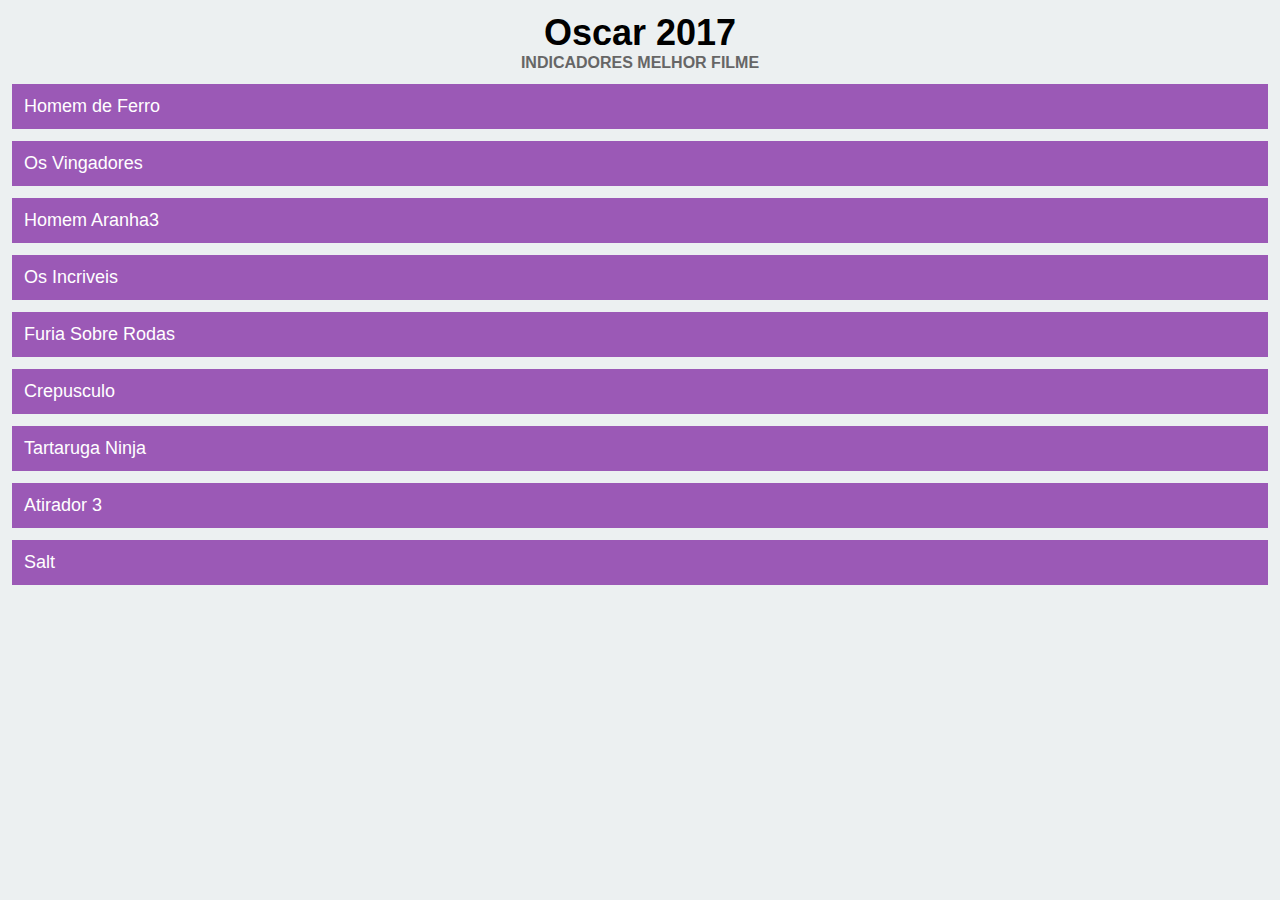
<file: proj001/index.html>
<!DOCTYPE html>
<html lang="pt-br">
<head>
    <meta charset="UTF-8">
    <title>Primeiro Passo</title>
    <link rel="stylesheet" href="estilo.css">
</head>
<body>
    <h1>Oscar 2017</h1>
    <h2>Indicadores Melhor Filme</h2>
    <ul>
        <li>Homem de Ferro</li>
        <li>Os Vingadores</li>
        <li>Homem Aranha3</li>
        <li>Os Incriveis</li>
        <li>Furia Sobre Rodas</li>
        <li>Crepusculo</li>
        <li>Tartaruga Ninja</li>
        <li>Atirador 3</li>
        <li>Salt</li>
    </ul>
</body>
</html>
</file>
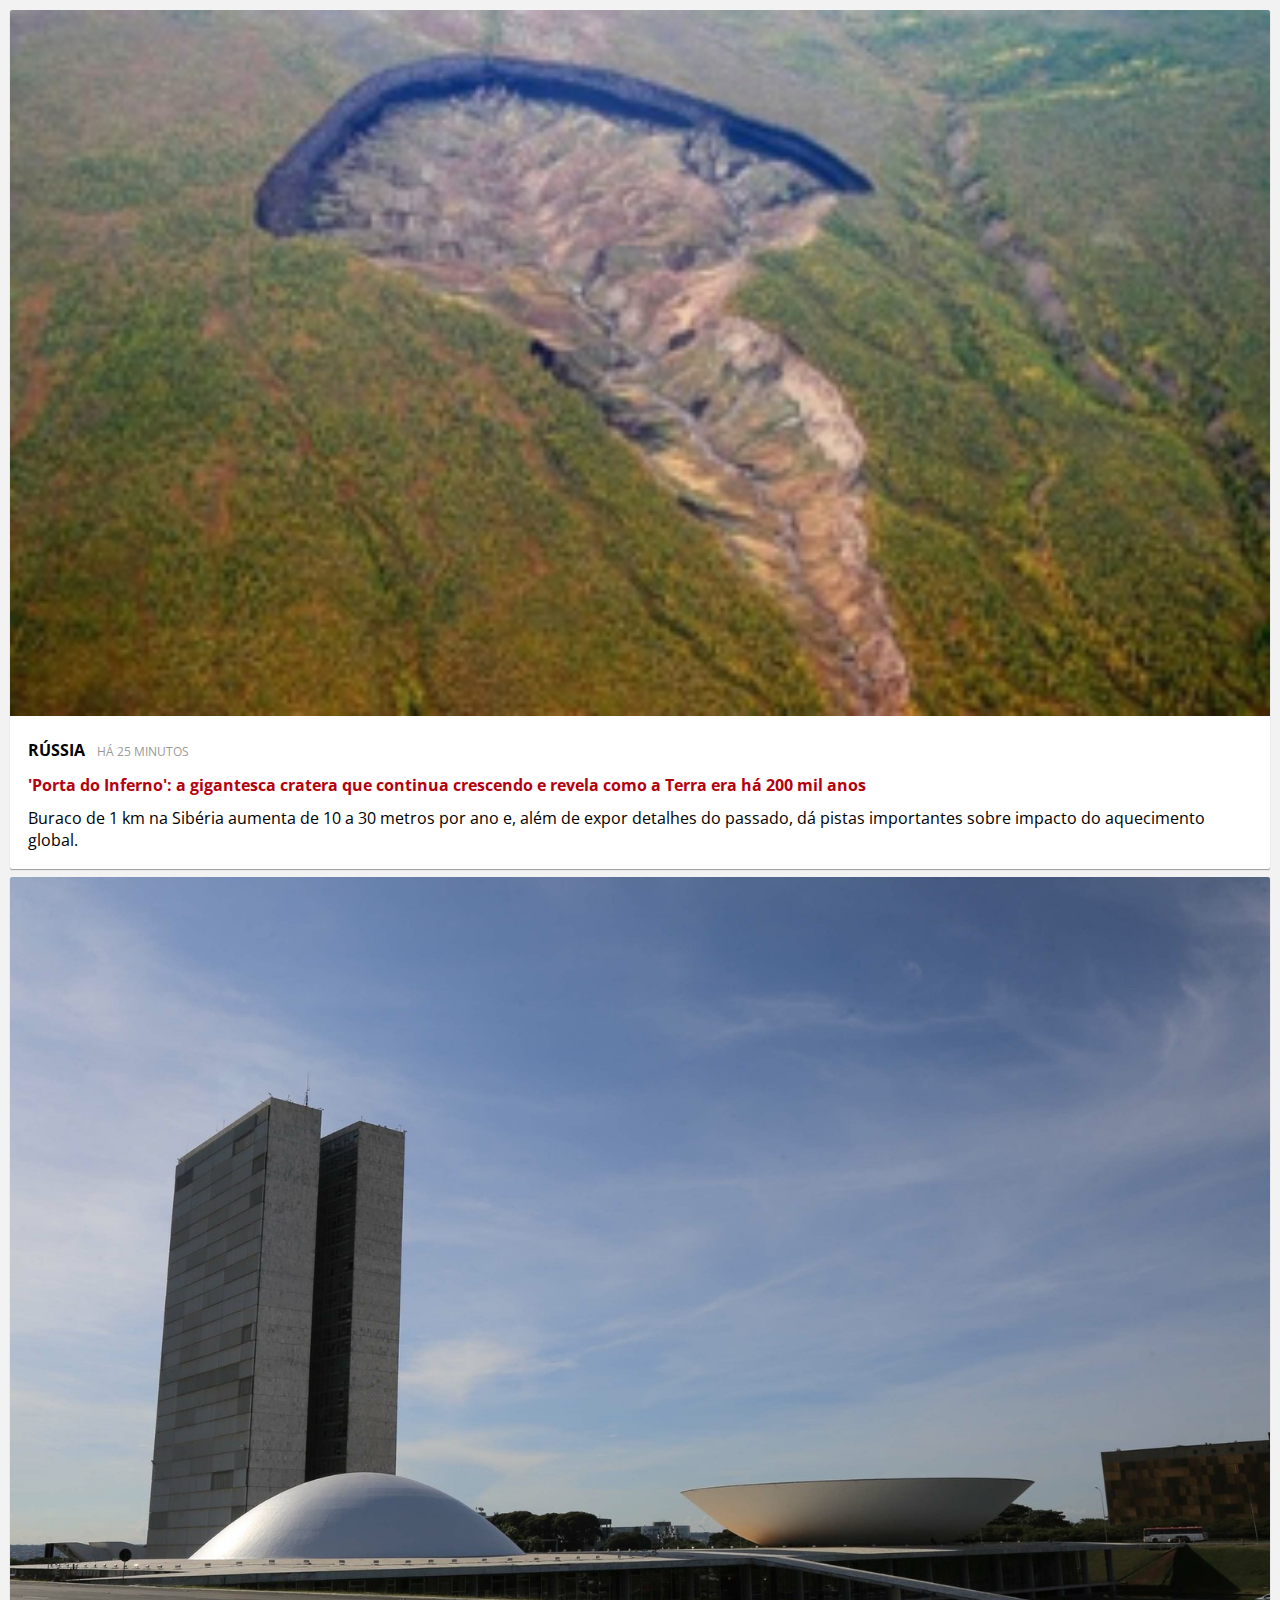
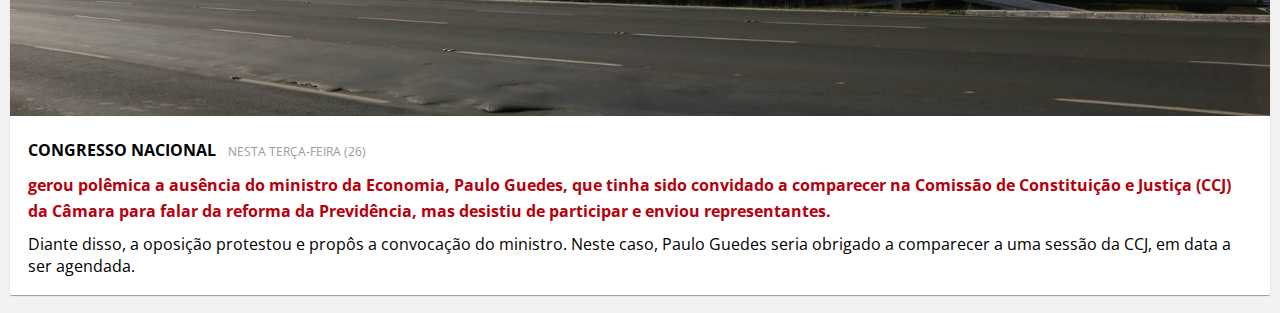
<file: proj002/index.html>
<!DOCTYPE html>
<html lang="pt-br">
<head>
    <meta charset="UTF-8">
    <title>proj002</title>
    
    <link href="https://fonts.googleapis.com/css?family=Open+Sans" rel="stylesheet">
    
    <link rel="stylesheet" href="estilo.css">
</head>
<body>
    <div class="noticia">
        <a href="http://twixar.me/CPTK">
          <img src="cratera.png" alt="Foto da Cratera">
        </a>
        
        <div class="texto">
            <div class="detalhes">
               
                <span class="local">Rússia</span>
                <span class="data">Há 25 minutos</span>
                
            </div>
                <h2>
                    <a href="http://twixar.me/CPTK">'Porta do Inferno': a gigantesca cratera que continua crescendo e revela como a Terra era há 200 mil anos</a>
                </h2>
                
                <p>Buraco de 1 km na Sibéria aumenta de 10 a 30 metros por ano e, além de expor detalhes do passado, dá pistas importantes sobre impacto do aquecimento global.</p>  
        </div>
    </div>    
    
    <div class="noticia">
        <a href="http://twixar.me/s10K">
          <img src="brasilia.png" alt="Foto do Congresso Nacional">
        </a>
        
        <div class="texto">
            <div class="detalhes">
               
                <span class="local">Congresso Nacional</span>
                <span class="data">Nesta terça-feira (26)</span>
                
            </div>
                <h2>
                    <a href="http://twixar.me/s10K">gerou polêmica a ausência do ministro da Economia, Paulo Guedes, que tinha sido convidado a comparecer na Comissão de Constituição e Justiça (CCJ) da Câmara para falar da reforma da Previdência, mas desistiu de participar e enviou representantes.</a>
                </h2>
                
                <p>Diante disso, a oposição protestou e propôs a convocação do ministro. Neste caso, Paulo Guedes seria obrigado a comparecer a uma sessão da CCJ, em data a ser agendada.</p>  
        </div>
    </div>    
</body>
</html>
</file>
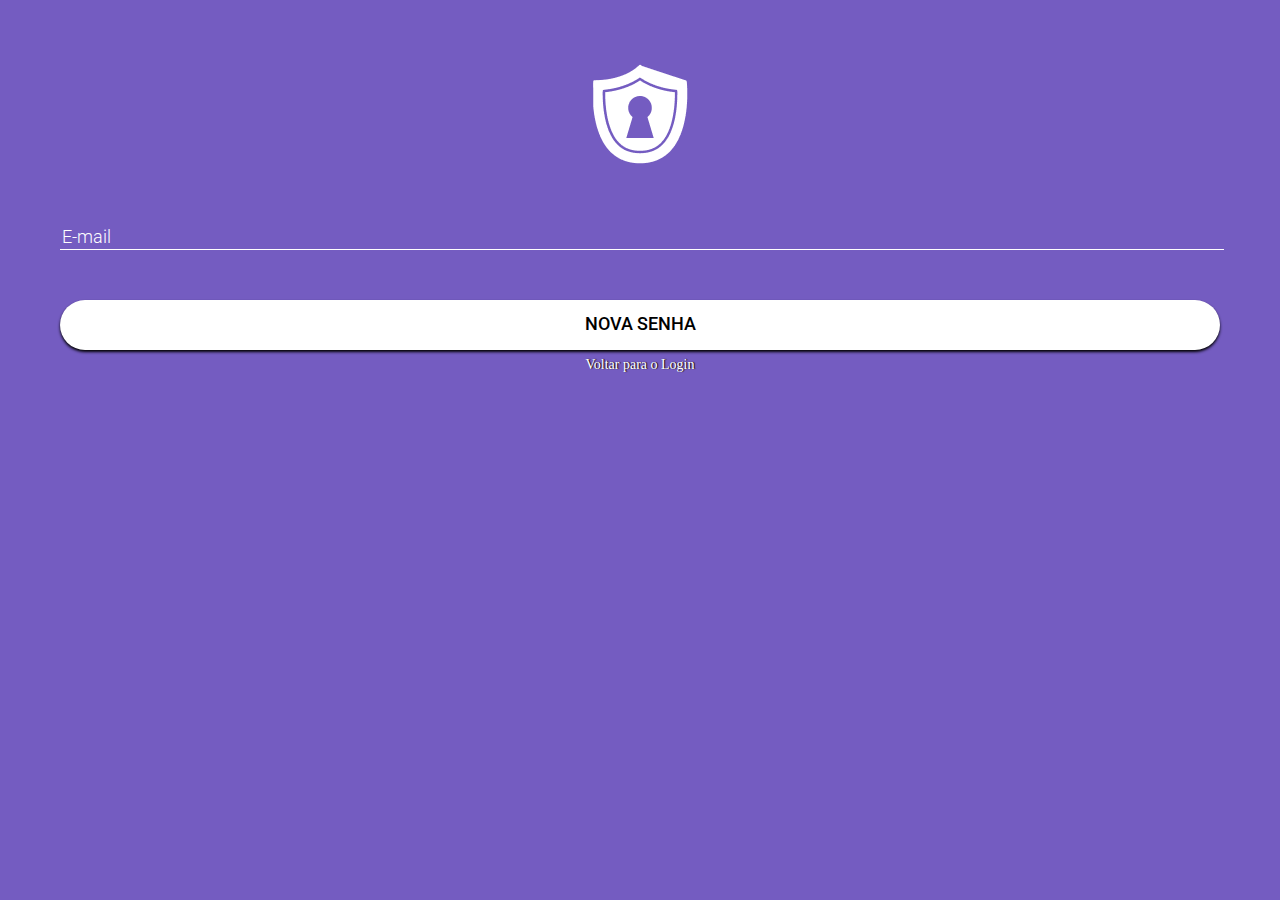
<file: proj003/senha.html>
<!DOCTYPE html>
<html lang="pt-br">
<head>
    <meta charset="UTF-8">
    <title>Login</title>
    <link rel="stylesheet" href="normalize.css">
    
    <link href="https://fonts.googleapis.com/css?family=Roboto:300,400,500" rel="stylesheet">
    
    <link rel="stylesheet" href="estilo.css">
</head>
<body>
    <img src="logo.png">
    
    <form action="">
        <input type="email" placeholder="E-mail">
        <button>Nova Senha</button>
    </form>
    
    <a href="../proj003/">Voltar para o Login</a>
    
</body>
</html>
</file>
<file: proj001/estilo.css>
* {
    margin: 0;
    padding: 0;
}

body {
    background-color: #ecf0f1;
    padding: 12px;
    font-family: Arial;
    font-size: 18px;
}

h1, h2 {
    text-align: center;
}

h2 {
    text-transform: uppercase;
    color: #666;
    font-size: 16px;
    margin-bottom: 12px;
}

li {
    list-style-type: none;
    background-color: #9b59b6;
    color: #FFFFFF;
    margin-bottom: 12px;
    padding: 12px;
}
</file>
<file: proj002/estilo.css>
* {
    padding: 0;
    margin: 0;
}

body {
    background-color: #F2F2F2;
    padding: 10px;
    font-family: "Open Sans";
}

.noticia {
    background-color: #fff;
    border-radius: 0 0 2px 2px;
    box-shadow: 0px 1px 1px #999999;
    margin-bottom: 8px;
    
}

.noticia img { 
    width: 100%;
    border-radius: 2px 2px 0 0;
}

.noticia .texto {
    padding: 18px;
}

.noticia .detalhes {
    margin-bottom: 10px;
    text-transform: uppercase;
}

.noticia h2 {
    margin-bottom: 10px;
    font-size: 21px;
    line-height: 24px;
}

.noticia h2 a {
    text-decoration: none;
    color: #B5000D;
    font-size: 16px;
}

.noticia .local {
    font-weight: bold;
}

.noticia .data {
    color: #999999;
    font-size: 12px;
    margin-left: 8px;
}
</file>
<file: proj003/estilo.css>
body {
    background-color: #745CC1;
    text-align: center;
    -webkit-font-smoothing: antialiased;
    -moz-osx-font-smoothing: grayscale; /* Default: auto */
}

img {
    margin-top: 64px;
}

input {
    display: block;
    width: 100%;
    margin-bottom: 50px;
    background-color: transparent;
    border: none;
    border-bottom: 1px solid #fff;
    color: #fff;
}

button {
    width: 100%;
    height: 50px;
    background-color: #FFFFFF;
    border-radius: 40px;
    text-transform: uppercase;
    box-shadow: 0 2px 3px 0px #000;
    border: none;
    font-weight: 500;
    font-size: 18px;
    font-family: 'Roboto', sans-serif;
}

form {
    padding: 60px 60px 5px 60px;
}

a {
    color: #fff;
    text-decoration: none;
    text-shadow: 1px 0px 1px #000000;
    font-size: 14px;
    font-weight: 400;
} 

::placeholder { /*Maneira de modifica placeholder*/
    color: #fff;
    font-family: 'Roboto', sans-serif;
    font-size: 18px;
    font-weight: 300;
}
</file>
